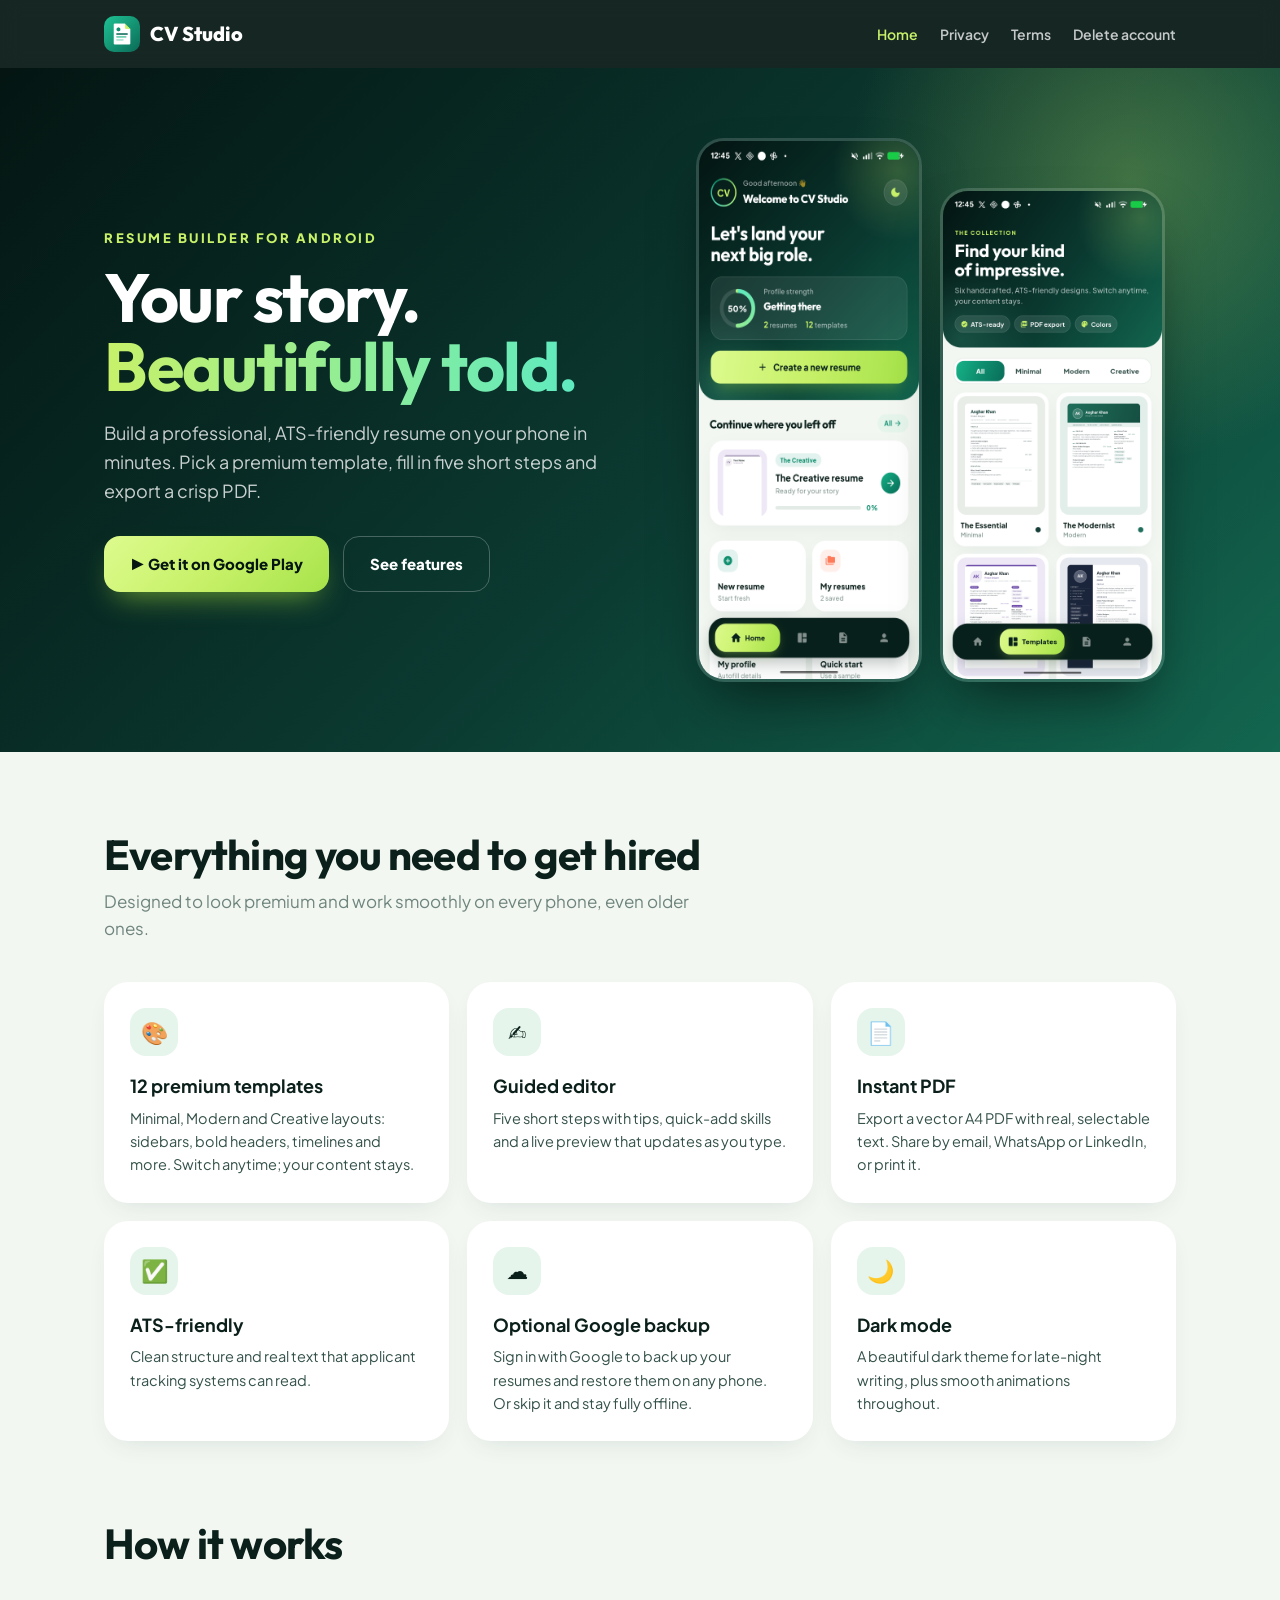
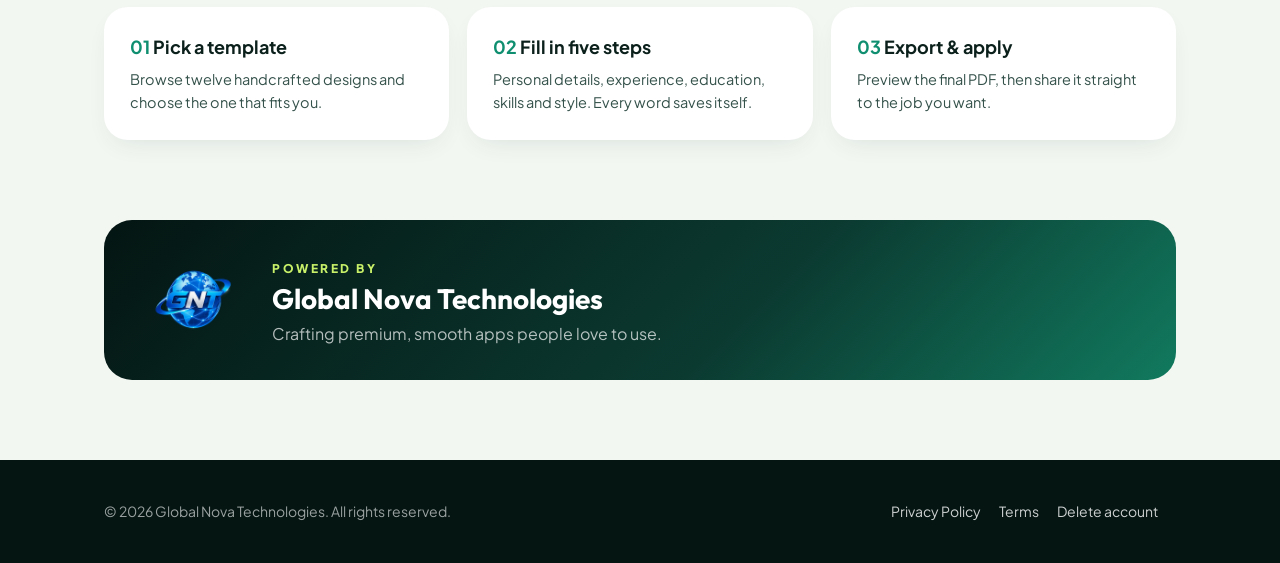
<file: index.html>
<!DOCTYPE html>
<html lang="en">
<head>
  <meta charset="UTF-8">
  <meta name="viewport" content="width=device-width, initial-scale=1.0">
  <title>CV Studio – Resume Builder | Global Nova Technologies</title>
  <meta name="description" content="CV Studio helps you build a professional, ATS-friendly resume on your phone. 12 premium templates, live preview and instant PDF export.">
  <link rel="icon" href="assets/icon.png">
  <link rel="preconnect" href="https://fonts.googleapis.com">
  <link href="https://fonts.googleapis.com/css2?family=Outfit:wght@700;800&family=Plus+Jakarta+Sans:wght@400;600;800&display=swap" rel="stylesheet">
  <link rel="stylesheet" href="style.css">
</head>
<body>
  <header class="nav">
    <div class="wrap">
      <a class="brand" href="index.html"><img src="assets/icon.png" alt="">CV Studio</a>
      <nav>
        <a href="index.html" class="on">Home</a>
        <a href="privacy.html">Privacy</a>
        <a href="terms.html">Terms</a>
        <a href="delete-account.html">Delete account</a>
      </nav>
    </div>
  </header>

  <section class="hero">
    <div class="wrap">
      <div>
        <div class="eyebrow">Resume builder for Android</div>
        <h1>Your story.<br><span>Beautifully told.</span></h1>
        <p class="lead">Build a professional, ATS-friendly resume on your phone in minutes. Pick a premium template, fill in five short steps and export a crisp PDF.</p>
        <div class="cta">
          <a class="btn lime" href="https://play.google.com/store/apps/details?id=com.globalnova.cv_studio">▶ Get it on Google Play</a>
          <a class="btn ghost" href="#features">See features</a>
        </div>
      </div>
      <div class="phones">
        <img src="assets/screen-home.png" alt="CV Studio home screen">
        <img src="assets/screen-templates.png" alt="CV Studio templates">
      </div>
    </div>
  </section>

  <section class="block" id="features">
    <div class="wrap">
      <h2>Everything you need to get hired</h2>
      <p class="sub">Designed to look premium and work smoothly on every phone, even older ones.</p>
      <div class="grid">
        <div class="card"><div class="ic">🎨</div><h3>12 premium templates</h3><p>Minimal, Modern and Creative layouts: sidebars, bold headers, timelines and more. Switch anytime; your content stays.</p></div>
        <div class="card"><div class="ic">✍️</div><h3>Guided editor</h3><p>Five short steps with tips, quick-add skills and a live preview that updates as you type.</p></div>
        <div class="card"><div class="ic">📄</div><h3>Instant PDF</h3><p>Export a vector A4 PDF with real, selectable text. Share by email, WhatsApp or LinkedIn, or print it.</p></div>
        <div class="card"><div class="ic">✅</div><h3>ATS-friendly</h3><p>Clean structure and real text that applicant tracking systems can read.</p></div>
        <div class="card"><div class="ic">☁️</div><h3>Optional Google backup</h3><p>Sign in with Google to back up your resumes and restore them on any phone. Or skip it and stay fully offline.</p></div>
        <div class="card"><div class="ic">🌙</div><h3>Dark mode</h3><p>A beautiful dark theme for late-night writing, plus smooth animations throughout.</p></div>
      </div>
    </div>
  </section>

  <section class="block" style="padding-top:0">
    <div class="wrap">
      <h2>How it works</h2>
      <div class="grid steps">
        <div class="card"><h3>Pick a template</h3><p>Browse twelve handcrafted designs and choose the one that fits you.</p></div>
        <div class="card"><h3>Fill in five steps</h3><p>Personal details, experience, education, skills and style. Every word saves itself.</p></div>
        <div class="card"><h3>Export &amp; apply</h3><p>Preview the final PDF, then share it straight to the job you want.</p></div>
      </div>
    </div>
  </section>

  <section class="block" style="padding-top:0">
    <div class="wrap">
      <div class="gnt">
        <img src="assets/gnt_logo.png" alt="Global Nova Technologies logo">
        <div>
          <small>POWERED BY</small>
          <b>Global Nova Technologies</b>
          <p style="color:rgba(255,255,255,.7);margin-top:6px">Crafting premium, smooth apps people love to use.</p>
        </div>
      </div>
    </div>
  </section>

  <footer>
    <div class="wrap">
      <div>© 2026 Global Nova Technologies. All rights reserved.</div>
      <div><a href="privacy.html">Privacy Policy</a><a href="terms.html">Terms</a><a href="delete-account.html">Delete account</a></div>
    </div>
  </footer>
</body>
</html>
</file>
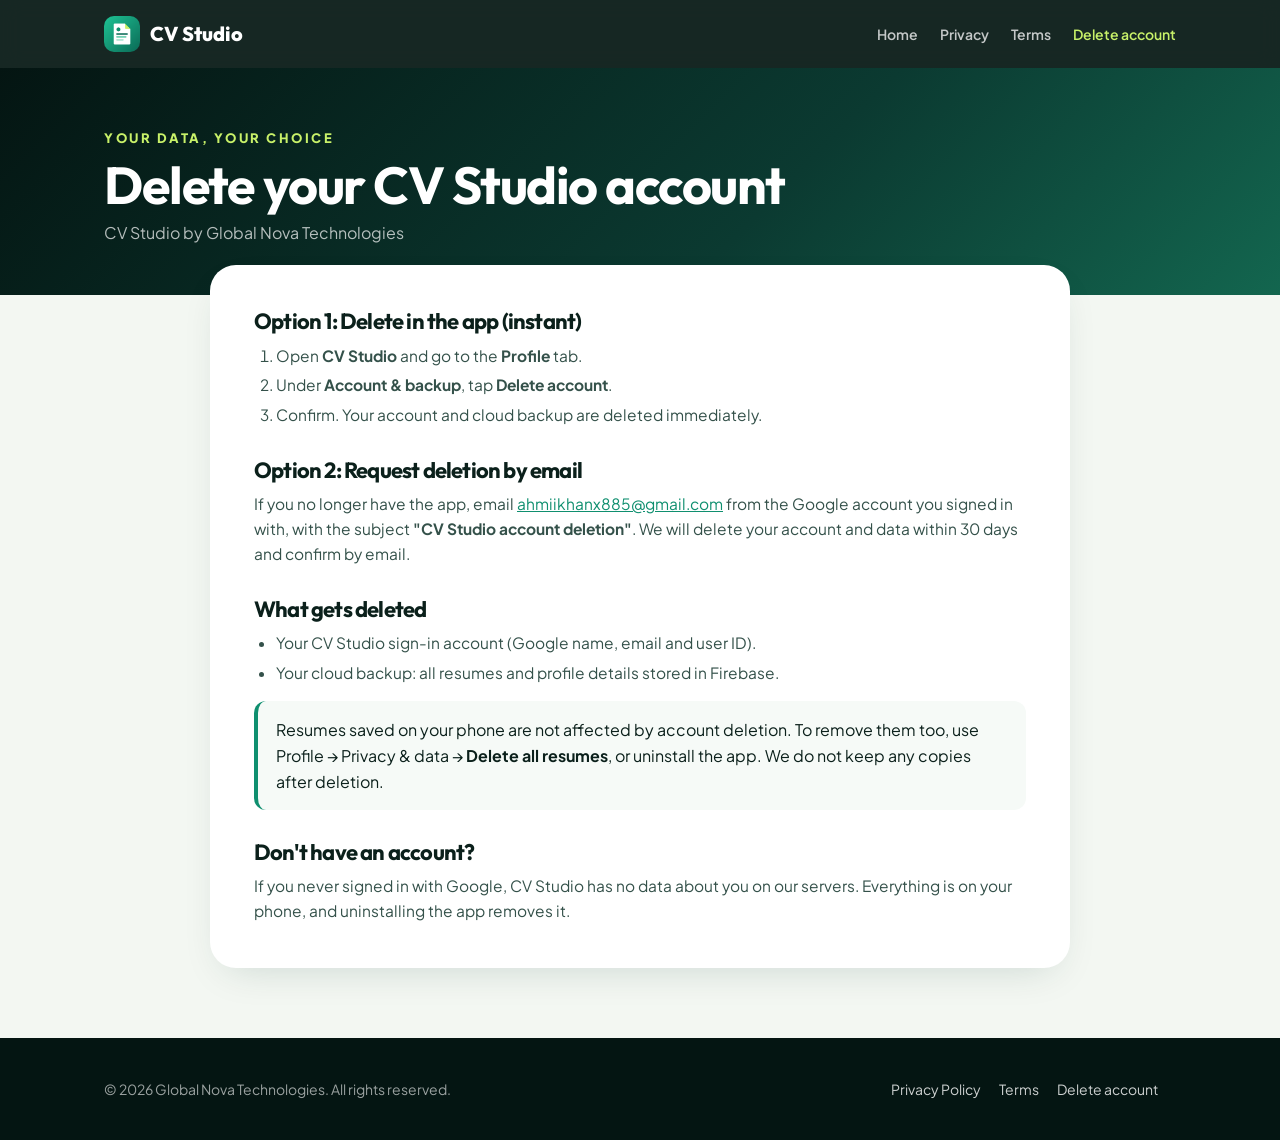
<file: delete-account.html>
<!DOCTYPE html>
<html lang="en">
<head>
  <meta charset="UTF-8">
  <meta name="viewport" content="width=device-width, initial-scale=1.0">
  <title>Delete your account – CV Studio</title>
  <link rel="icon" href="assets/icon.png">
  <link rel="preconnect" href="https://fonts.googleapis.com">
  <link href="https://fonts.googleapis.com/css2?family=Outfit:wght@700;800&family=Plus+Jakarta+Sans:wght@400;600;800&display=swap" rel="stylesheet">
  <link rel="stylesheet" href="style.css">
</head>
<body>
  <header class="nav">
    <div class="wrap">
      <a class="brand" href="index.html"><img src="assets/icon.png" alt="">CV Studio</a>
      <nav>
        <a href="index.html">Home</a>
        <a href="privacy.html">Privacy</a>
        <a href="terms.html">Terms</a>
        <a href="delete-account.html" class="on">Delete account</a>
      </nav>
    </div>
  </header>

  <section class="legal-hero">
    <div class="wrap">
      <div class="eyebrow">Your data, your choice</div>
      <h1>Delete your CV Studio account</h1>
      <p>CV Studio by Global Nova Technologies</p>
    </div>
  </section>

  <div class="wrap">
    <article class="doc">
      <h2>Option 1: Delete in the app (instant)</h2>
      <ol>
        <li>Open <b>CV Studio</b> and go to the <b>Profile</b> tab.</li>
        <li>Under <b>Account &amp; backup</b>, tap <b>Delete account</b>.</li>
        <li>Confirm. Your account and cloud backup are deleted immediately.</li>
      </ol>

      <h2>Option 2: Request deletion by email</h2>
      <p>If you no longer have the app, email <a href="mailto:ahmiikhanx885@gmail.com?subject=CV%20Studio%20account%20deletion">ahmiikhanx885@gmail.com</a> from the Google account you signed in with, with the subject <b>"CV Studio account deletion"</b>. We will delete your account and data within 30 days and confirm by email.</p>

      <h2>What gets deleted</h2>
      <ul>
        <li>Your CV Studio sign-in account (Google name, email and user ID).</li>
        <li>Your cloud backup: all resumes and profile details stored in Firebase.</li>
      </ul>
      <div class="note">Resumes saved on your phone are not affected by account deletion. To remove them too, use Profile → Privacy &amp; data → <b>Delete all resumes</b>, or uninstall the app. We do not keep any copies after deletion.</div>

      <h2>Don't have an account?</h2>
      <p>If you never signed in with Google, CV Studio has no data about you on our servers. Everything is on your phone, and uninstalling the app removes it.</p>
    </article>
  </div>

  <footer>
    <div class="wrap">
      <div>© 2026 Global Nova Technologies. All rights reserved.</div>
      <div><a href="privacy.html">Privacy Policy</a><a href="terms.html">Terms</a><a href="delete-account.html">Delete account</a></div>
    </div>
  </footer>
</body>
</html>
</file>
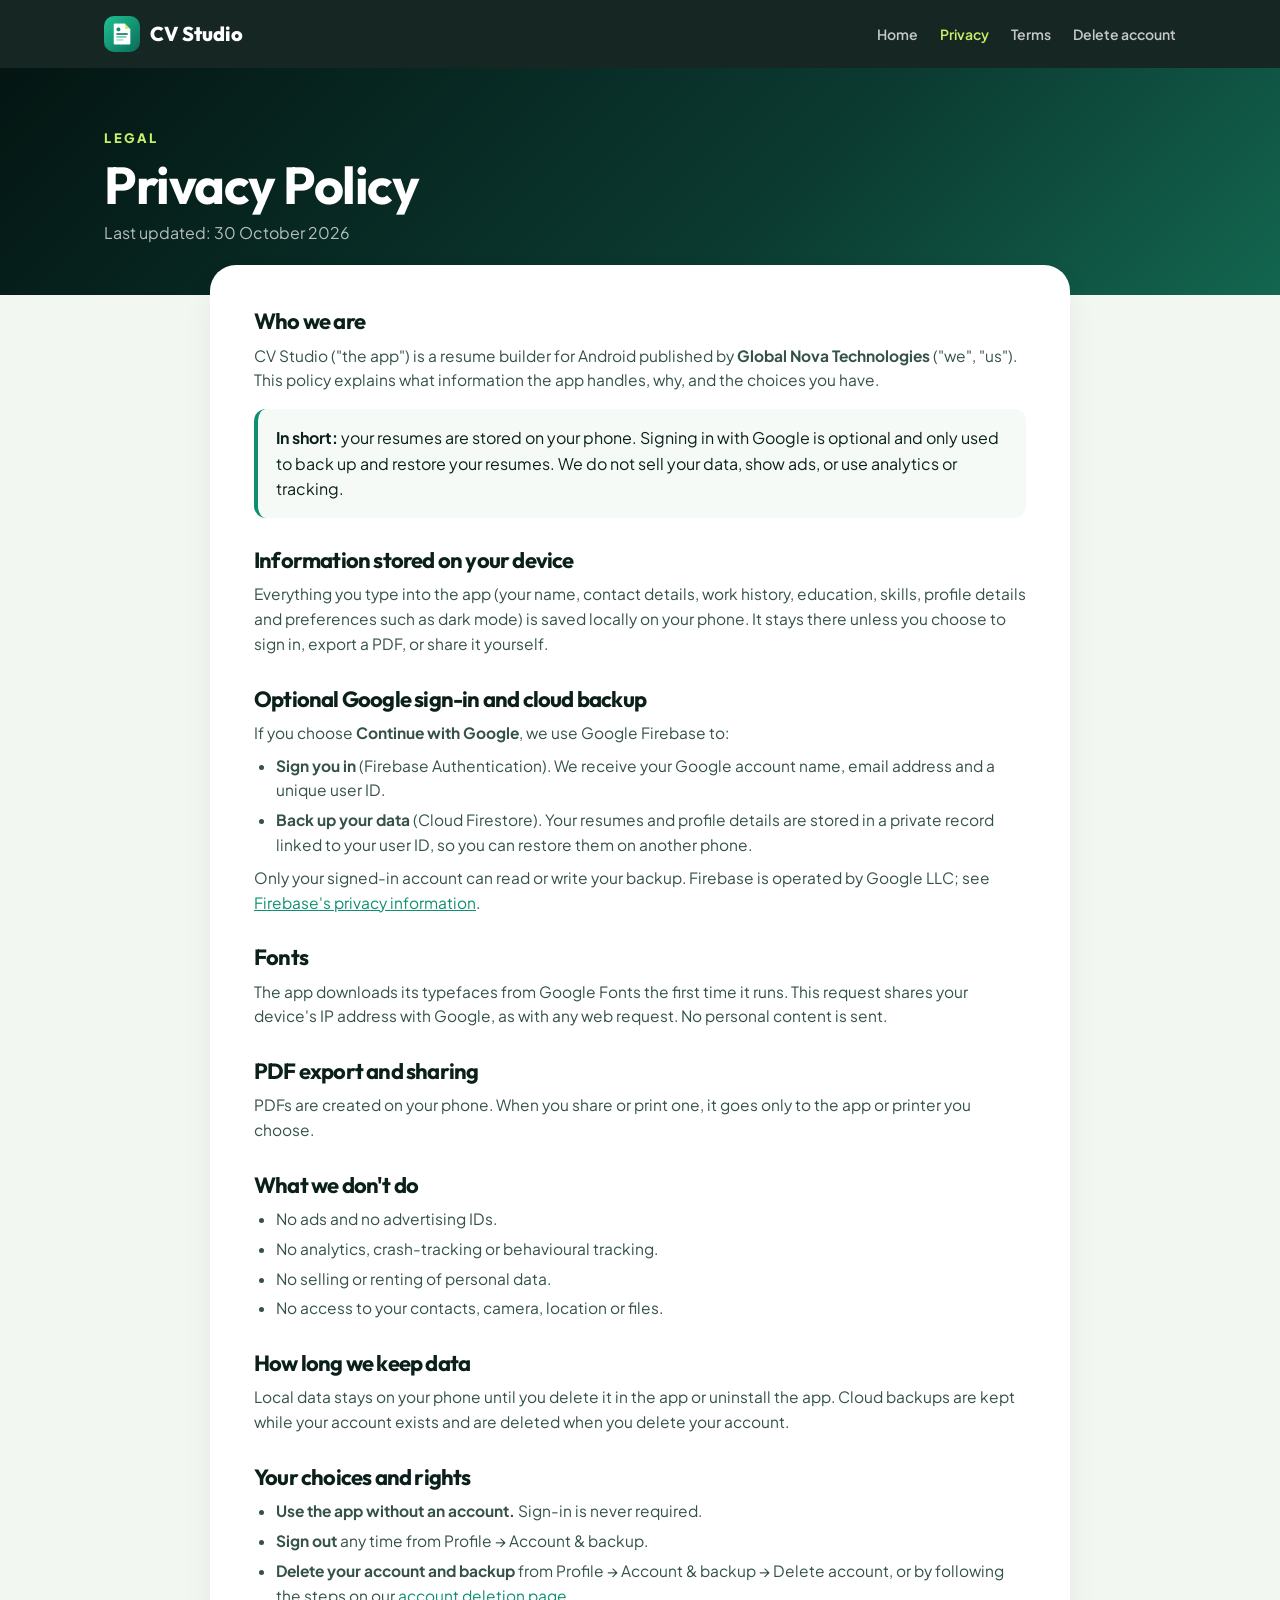
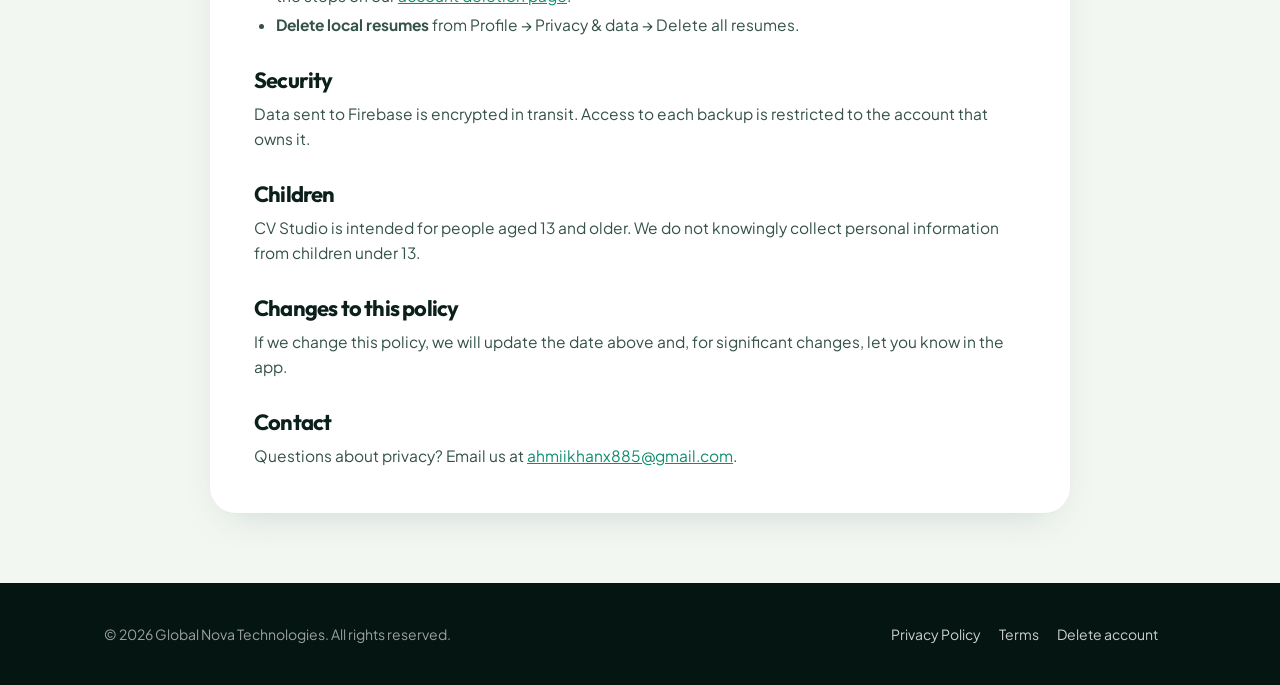
<file: privacy.html>
<!DOCTYPE html>
<html lang="en">
<head>
  <meta charset="UTF-8">
  <meta name="viewport" content="width=device-width, initial-scale=1.0">
  <title>Privacy Policy – CV Studio</title>
  <link rel="icon" href="assets/icon.png">
  <link rel="preconnect" href="https://fonts.googleapis.com">
  <link href="https://fonts.googleapis.com/css2?family=Outfit:wght@700;800&family=Plus+Jakarta+Sans:wght@400;600;800&display=swap" rel="stylesheet">
  <link rel="stylesheet" href="style.css">
</head>
<body>
  <header class="nav">
    <div class="wrap">
      <a class="brand" href="index.html"><img src="assets/icon.png" alt="">CV Studio</a>
      <nav>
        <a href="index.html">Home</a>
        <a href="privacy.html" class="on">Privacy</a>
        <a href="terms.html">Terms</a>
        <a href="delete-account.html">Delete account</a>
      </nav>
    </div>
  </header>

  <section class="legal-hero">
    <div class="wrap">
      <div class="eyebrow">Legal</div>
      <h1>Privacy Policy</h1>
      <p>Last updated: 30 October 2026</p>
    </div>
  </section>

  <div class="wrap">
    <article class="doc">
      <h2>Who we are</h2>
      <p>CV Studio ("the app") is a resume builder for Android published by <b>Global Nova Technologies</b> ("we", "us"). This policy explains what information the app handles, why, and the choices you have.</p>
      <div class="note"><b>In short:</b> your resumes are stored on your phone. Signing in with Google is optional and only used to back up and restore your resumes. We do not sell your data, show ads, or use analytics or tracking.</div>

      <h2>Information stored on your device</h2>
      <p>Everything you type into the app (your name, contact details, work history, education, skills, profile details and preferences such as dark mode) is saved locally on your phone. It stays there unless you choose to sign in, export a PDF, or share it yourself.</p>

      <h2>Optional Google sign-in and cloud backup</h2>
      <p>If you choose <b>Continue with Google</b>, we use Google Firebase to:</p>
      <ul>
        <li><b>Sign you in</b> (Firebase Authentication). We receive your Google account name, email address and a unique user ID.</li>
        <li><b>Back up your data</b> (Cloud Firestore). Your resumes and profile details are stored in a private record linked to your user ID, so you can restore them on another phone.</li>
      </ul>
      <p>Only your signed-in account can read or write your backup. Firebase is operated by Google LLC; see <a href="https://firebase.google.com/support/privacy">Firebase's privacy information</a>.</p>

      <h2>Fonts</h2>
      <p>The app downloads its typefaces from Google Fonts the first time it runs. This request shares your device's IP address with Google, as with any web request. No personal content is sent.</p>

      <h2>PDF export and sharing</h2>
      <p>PDFs are created on your phone. When you share or print one, it goes only to the app or printer you choose.</p>

      <h2>What we don't do</h2>
      <ul>
        <li>No ads and no advertising IDs.</li>
        <li>No analytics, crash-tracking or behavioural tracking.</li>
        <li>No selling or renting of personal data.</li>
        <li>No access to your contacts, camera, location or files.</li>
      </ul>

      <h2>How long we keep data</h2>
      <p>Local data stays on your phone until you delete it in the app or uninstall the app. Cloud backups are kept while your account exists and are deleted when you delete your account.</p>

      <h2>Your choices and rights</h2>
      <ul>
        <li><b>Use the app without an account.</b> Sign-in is never required.</li>
        <li><b>Sign out</b> any time from Profile → Account &amp; backup.</li>
        <li><b>Delete your account and backup</b> from Profile → Account &amp; backup → Delete account, or by following the steps on our <a href="delete-account.html">account deletion page</a>.</li>
        <li><b>Delete local resumes</b> from Profile → Privacy &amp; data → Delete all resumes.</li>
      </ul>

      <h2>Security</h2>
      <p>Data sent to Firebase is encrypted in transit. Access to each backup is restricted to the account that owns it.</p>

      <h2>Children</h2>
      <p>CV Studio is intended for people aged 13 and older. We do not knowingly collect personal information from children under 13.</p>

      <h2>Changes to this policy</h2>
      <p>If we change this policy, we will update the date above and, for significant changes, let you know in the app.</p>

      <h2>Contact</h2>
      <p>Questions about privacy? Email us at <a href="mailto:ahmiikhanx885@gmail.com">ahmiikhanx885@gmail.com</a>.</p>
    </article>
  </div>

  <footer>
    <div class="wrap">
      <div>© 2026 Global Nova Technologies. All rights reserved.</div>
      <div><a href="privacy.html">Privacy Policy</a><a href="terms.html">Terms</a><a href="delete-account.html">Delete account</a></div>
    </div>
  </footer>
</body>
</html>
</file>
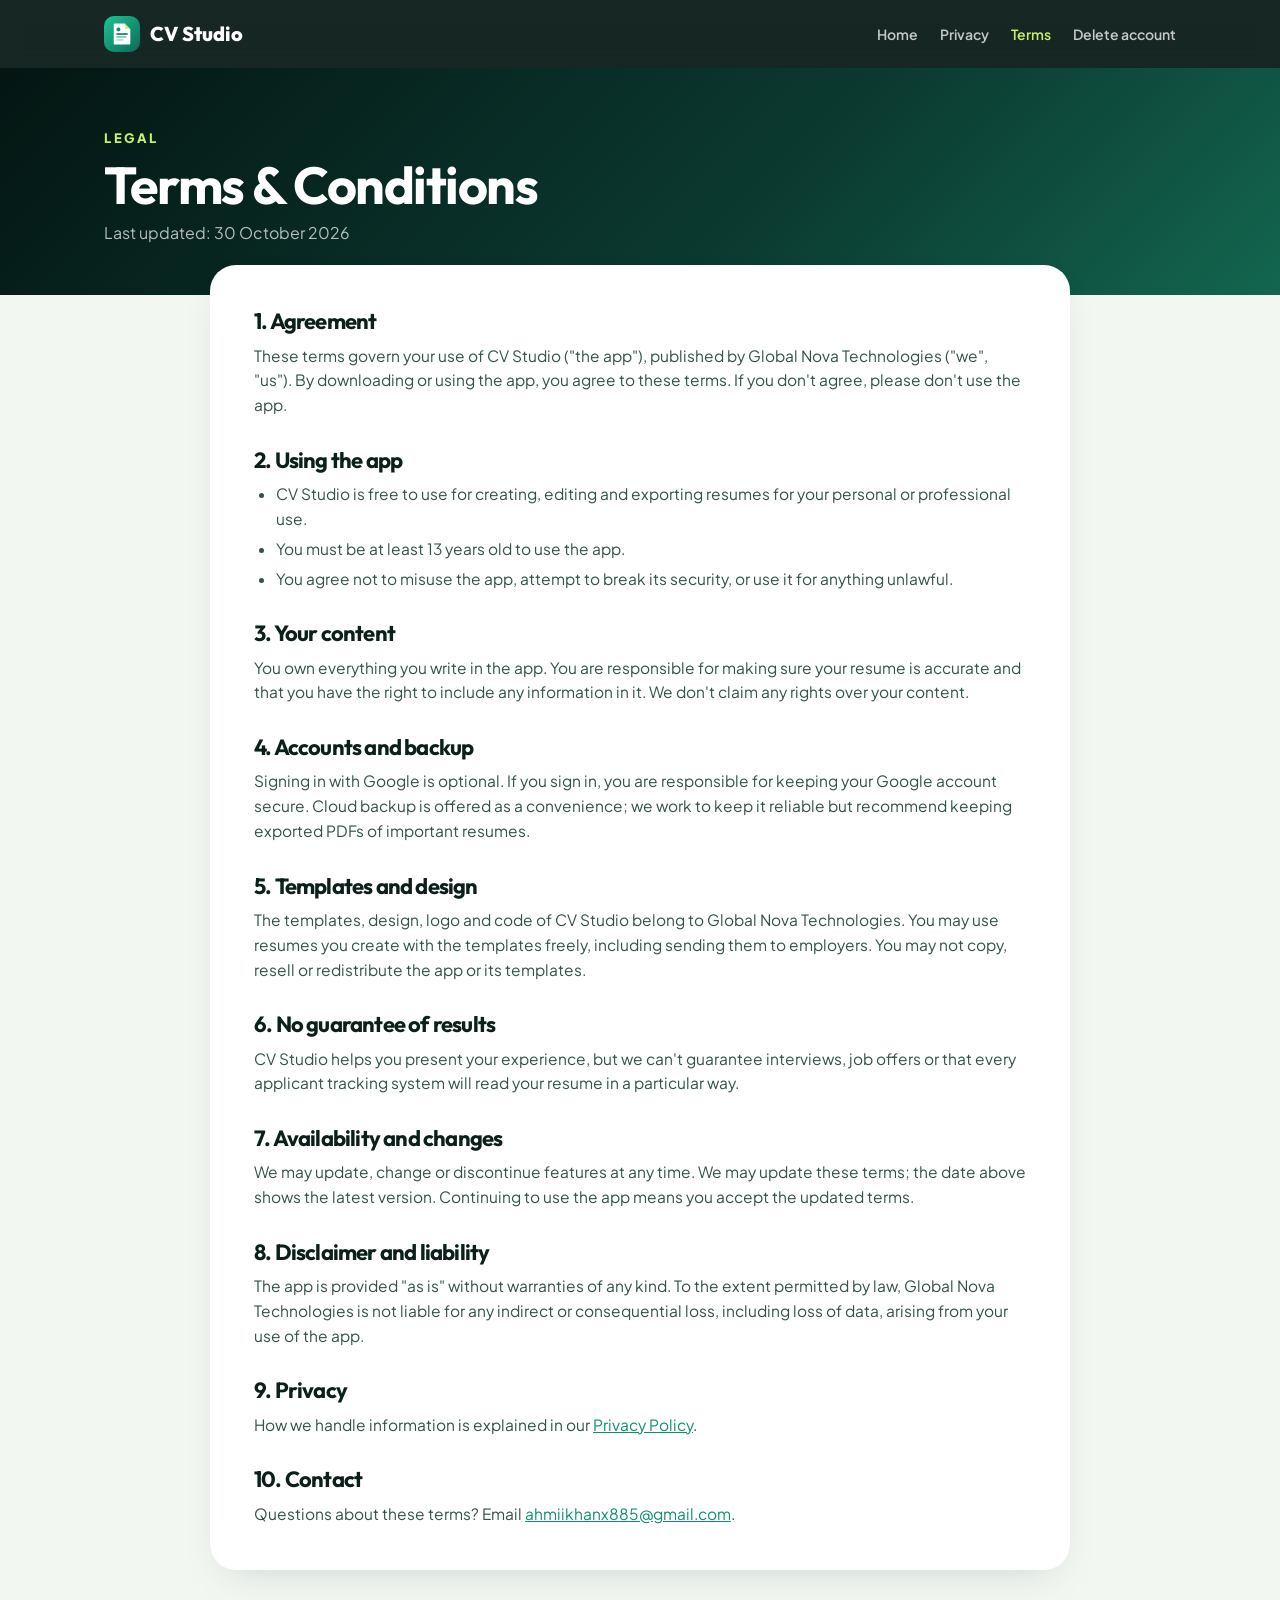
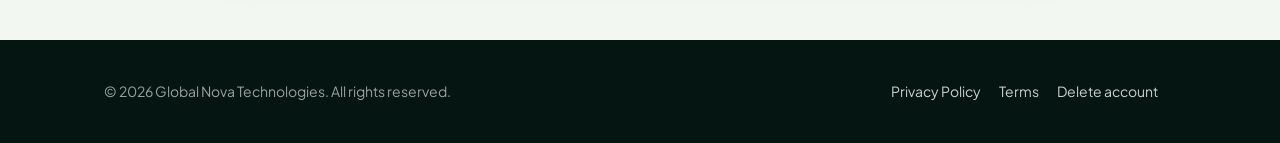
<file: terms.html>
<!DOCTYPE html>
<html lang="en">
<head>
  <meta charset="UTF-8">
  <meta name="viewport" content="width=device-width, initial-scale=1.0">
  <title>Terms &amp; Conditions – CV Studio</title>
  <link rel="icon" href="assets/icon.png">
  <link rel="preconnect" href="https://fonts.googleapis.com">
  <link href="https://fonts.googleapis.com/css2?family=Outfit:wght@700;800&family=Plus+Jakarta+Sans:wght@400;600;800&display=swap" rel="stylesheet">
  <link rel="stylesheet" href="style.css">
</head>
<body>
  <header class="nav">
    <div class="wrap">
      <a class="brand" href="index.html"><img src="assets/icon.png" alt="">CV Studio</a>
      <nav>
        <a href="index.html">Home</a>
        <a href="privacy.html">Privacy</a>
        <a href="terms.html" class="on">Terms</a>
        <a href="delete-account.html">Delete account</a>
      </nav>
    </div>
  </header>

  <section class="legal-hero">
    <div class="wrap">
      <div class="eyebrow">Legal</div>
      <h1>Terms &amp; Conditions</h1>
      <p>Last updated: 30 October 2026</p>
    </div>
  </section>

  <div class="wrap">
    <article class="doc">
      <h2>1. Agreement</h2>
      <p>These terms govern your use of CV Studio ("the app"), published by Global Nova Technologies ("we", "us"). By downloading or using the app, you agree to these terms. If you don't agree, please don't use the app.</p>

      <h2>2. Using the app</h2>
      <ul>
        <li>CV Studio is free to use for creating, editing and exporting resumes for your personal or professional use.</li>
        <li>You must be at least 13 years old to use the app.</li>
        <li>You agree not to misuse the app, attempt to break its security, or use it for anything unlawful.</li>
      </ul>

      <h2>3. Your content</h2>
      <p>You own everything you write in the app. You are responsible for making sure your resume is accurate and that you have the right to include any information in it. We don't claim any rights over your content.</p>

      <h2>4. Accounts and backup</h2>
      <p>Signing in with Google is optional. If you sign in, you are responsible for keeping your Google account secure. Cloud backup is offered as a convenience; we work to keep it reliable but recommend keeping exported PDFs of important resumes.</p>

      <h2>5. Templates and design</h2>
      <p>The templates, design, logo and code of CV Studio belong to Global Nova Technologies. You may use resumes you create with the templates freely, including sending them to employers. You may not copy, resell or redistribute the app or its templates.</p>

      <h2>6. No guarantee of results</h2>
      <p>CV Studio helps you present your experience, but we can't guarantee interviews, job offers or that every applicant tracking system will read your resume in a particular way.</p>

      <h2>7. Availability and changes</h2>
      <p>We may update, change or discontinue features at any time. We may update these terms; the date above shows the latest version. Continuing to use the app means you accept the updated terms.</p>

      <h2>8. Disclaimer and liability</h2>
      <p>The app is provided "as is" without warranties of any kind. To the extent permitted by law, Global Nova Technologies is not liable for any indirect or consequential loss, including loss of data, arising from your use of the app.</p>

      <h2>9. Privacy</h2>
      <p>How we handle information is explained in our <a href="privacy.html">Privacy Policy</a>.</p>

      <h2>10. Contact</h2>
      <p>Questions about these terms? Email <a href="mailto:ahmiikhanx885@gmail.com">ahmiikhanx885@gmail.com</a>.</p>
    </article>
  </div>

  <footer>
    <div class="wrap">
      <div>© 2026 Global Nova Technologies. All rights reserved.</div>
      <div><a href="privacy.html">Privacy Policy</a><a href="terms.html">Terms</a><a href="delete-account.html">Delete account</a></div>
    </div>
  </footer>
</body>
</html>
</file>
<file: style.css>
:root {
  --night: #041512;
  --deep: #0b3a31;
  --green: #0f8f6f;
  --mint: #5eeac0;
  --lime: #c8f169;
  --bg: #f3f7f2;
  --ink: #0b201b;
  --ink2: #34514a;
  --mut: #6f857e;
  --line: #e2ebe5;
}
* { box-sizing: border-box; margin: 0; padding: 0; }
html { scroll-behavior: smooth; }
body { font-family: "Plus Jakarta Sans", system-ui, -apple-system, "Segoe UI", sans-serif; background: var(--bg); color: var(--ink); line-height: 1.6; }
a { color: var(--green); }
img { max-width: 100%; display: block; }
.wrap { max-width: 1120px; margin: 0 auto; padding: 0 24px; }

/* Header */
.nav { position: sticky; top: 0; z-index: 10; background: rgba(4, 21, 18, .92); backdrop-filter: blur(10px); }
.nav .wrap { display: flex; align-items: center; justify-content: space-between; height: 68px; }
.brand { display: flex; align-items: center; gap: 10px; color: #fff; text-decoration: none; font-family: Outfit, sans-serif; font-weight: 800; font-size: 20px; }
.brand img { width: 36px; height: 36px; border-radius: 10px; }
.nav nav { display: flex; gap: 22px; }
.nav nav a { color: rgba(255,255,255,.75); text-decoration: none; font-weight: 600; font-size: 14px; }
.nav nav a:hover, .nav nav a.on { color: var(--lime); }

/* Hero */
.hero { background: linear-gradient(135deg, #041512 0%, #0b3a31 55%, #13664f 100%); color: #fff; overflow: hidden; position: relative; }
.hero::before { content: ""; position: absolute; width: 620px; height: 620px; right: -160px; top: -200px; background: radial-gradient(circle, rgba(200,241,105,.28), transparent 65%); }
.hero .wrap { display: grid; grid-template-columns: 1.05fr .95fr; gap: 40px; align-items: center; padding-top: 70px; padding-bottom: 70px; position: relative; }
.eyebrow { color: var(--lime); font-weight: 800; letter-spacing: 2.5px; font-size: 13px; text-transform: uppercase; }
h1 { font-family: Outfit, sans-serif; font-size: clamp(40px, 6vw, 68px); line-height: 1.02; letter-spacing: -1.5px; margin: 14px 0 18px; }
h1 span { background: linear-gradient(90deg, var(--lime), var(--mint)); -webkit-background-clip: text; background-clip: text; color: transparent; }
.lead { font-size: 18px; color: rgba(255,255,255,.78); max-width: 520px; }
.cta { display: flex; gap: 14px; margin-top: 30px; flex-wrap: wrap; }
.btn { display: inline-flex; align-items: center; gap: 10px; padding: 15px 26px; border-radius: 16px; font-weight: 800; text-decoration: none; font-size: 15px; }
.btn.lime { background: linear-gradient(135deg, #ddfb8e, var(--lime), #a6e34a); color: var(--night); box-shadow: 0 14px 30px -12px rgba(155,214,58,.7); }
.btn.ghost { border: 1.5px solid rgba(255,255,255,.25); color: #fff; }
.phones { display: flex; justify-content: center; gap: 18px; }
.phones img { width: 46%; border-radius: 28px; border: 3px solid rgba(255,255,255,.15); box-shadow: 0 30px 60px -20px rgba(0,0,0,.6); }
.phones img:last-child { margin-top: 50px; }

/* Sections */
section.block { padding: 80px 0; }
h2 { font-family: Outfit, sans-serif; font-size: clamp(30px, 4vw, 42px); letter-spacing: -.8px; line-height: 1.1; }
.sub { color: var(--mut); font-size: 17px; margin-top: 10px; max-width: 620px; }
.grid { display: grid; grid-template-columns: repeat(3, 1fr); gap: 18px; margin-top: 40px; }
.card { background: #fff; border-radius: 24px; padding: 26px; box-shadow: 0 10px 26px -10px rgba(11,58,49,.12); }
.card .ic { width: 48px; height: 48px; border-radius: 16px; display: grid; place-items: center; font-size: 22px; background: #e5f5ec; margin-bottom: 16px; }
.card h3 { font-size: 18px; margin-bottom: 6px; }
.card p { color: var(--ink2); font-size: 14.5px; }
.steps { counter-reset: s; }
.steps .card h3::before { counter-increment: s; content: "0" counter(s) "  "; color: var(--green); }

/* Powered by */
.gnt { background: linear-gradient(135deg, #041512, #0b3a31 60%, #117a5e); color: #fff; border-radius: 28px; padding: 34px; display: flex; align-items: center; gap: 24px; }
.gnt img { width: 110px; }
.gnt small { color: var(--lime); font-weight: 800; letter-spacing: 2.5px; font-size: 12px; }
.gnt b { display: block; font-family: Outfit, sans-serif; font-size: 28px; line-height: 1.1; margin-top: 4px; }

/* Legal pages */
.legal-hero { background: linear-gradient(135deg, #041512, #0b3a31 60%, #13664f); color: #fff; padding: 60px 0 50px; }
.legal-hero h1 { font-size: clamp(34px, 5vw, 52px); margin: 10px 0 8px; }
.legal-hero p { color: rgba(255,255,255,.7); }
.doc { background: #fff; border-radius: 26px; padding: 44px; margin: -30px auto 70px; max-width: 860px; box-shadow: 0 14px 40px -16px rgba(11,58,49,.18); position: relative; }
.doc h2 { font-size: 22px; margin: 30px 0 10px; }
.doc h2:first-child { margin-top: 0; }
.doc p, .doc li { color: var(--ink2); font-size: 15.5px; }
.doc ul, .doc ol { padding-left: 22px; margin: 8px 0; }
.doc li { margin: 5px 0; }
.note { background: #f6faf7; border-left: 4px solid var(--green); border-radius: 12px; padding: 16px 18px; margin: 16px 0; }

/* Footer */
footer { background: var(--night); color: rgba(255,255,255,.6); padding: 40px 0; font-size: 14px; }
footer .wrap { display: flex; justify-content: space-between; gap: 20px; flex-wrap: wrap; }
footer a { color: rgba(255,255,255,.8); text-decoration: none; margin-right: 18px; }
footer a:hover { color: var(--lime); }

@media (max-width: 860px) {
  .hero .wrap { grid-template-columns: 1fr; }
  .grid { grid-template-columns: 1fr; }
  .nav nav { gap: 14px; }
  .nav nav a { font-size: 13px; }
  .doc { padding: 28px 22px; }
  .gnt { flex-direction: column; text-align: center; }
}
</file>
